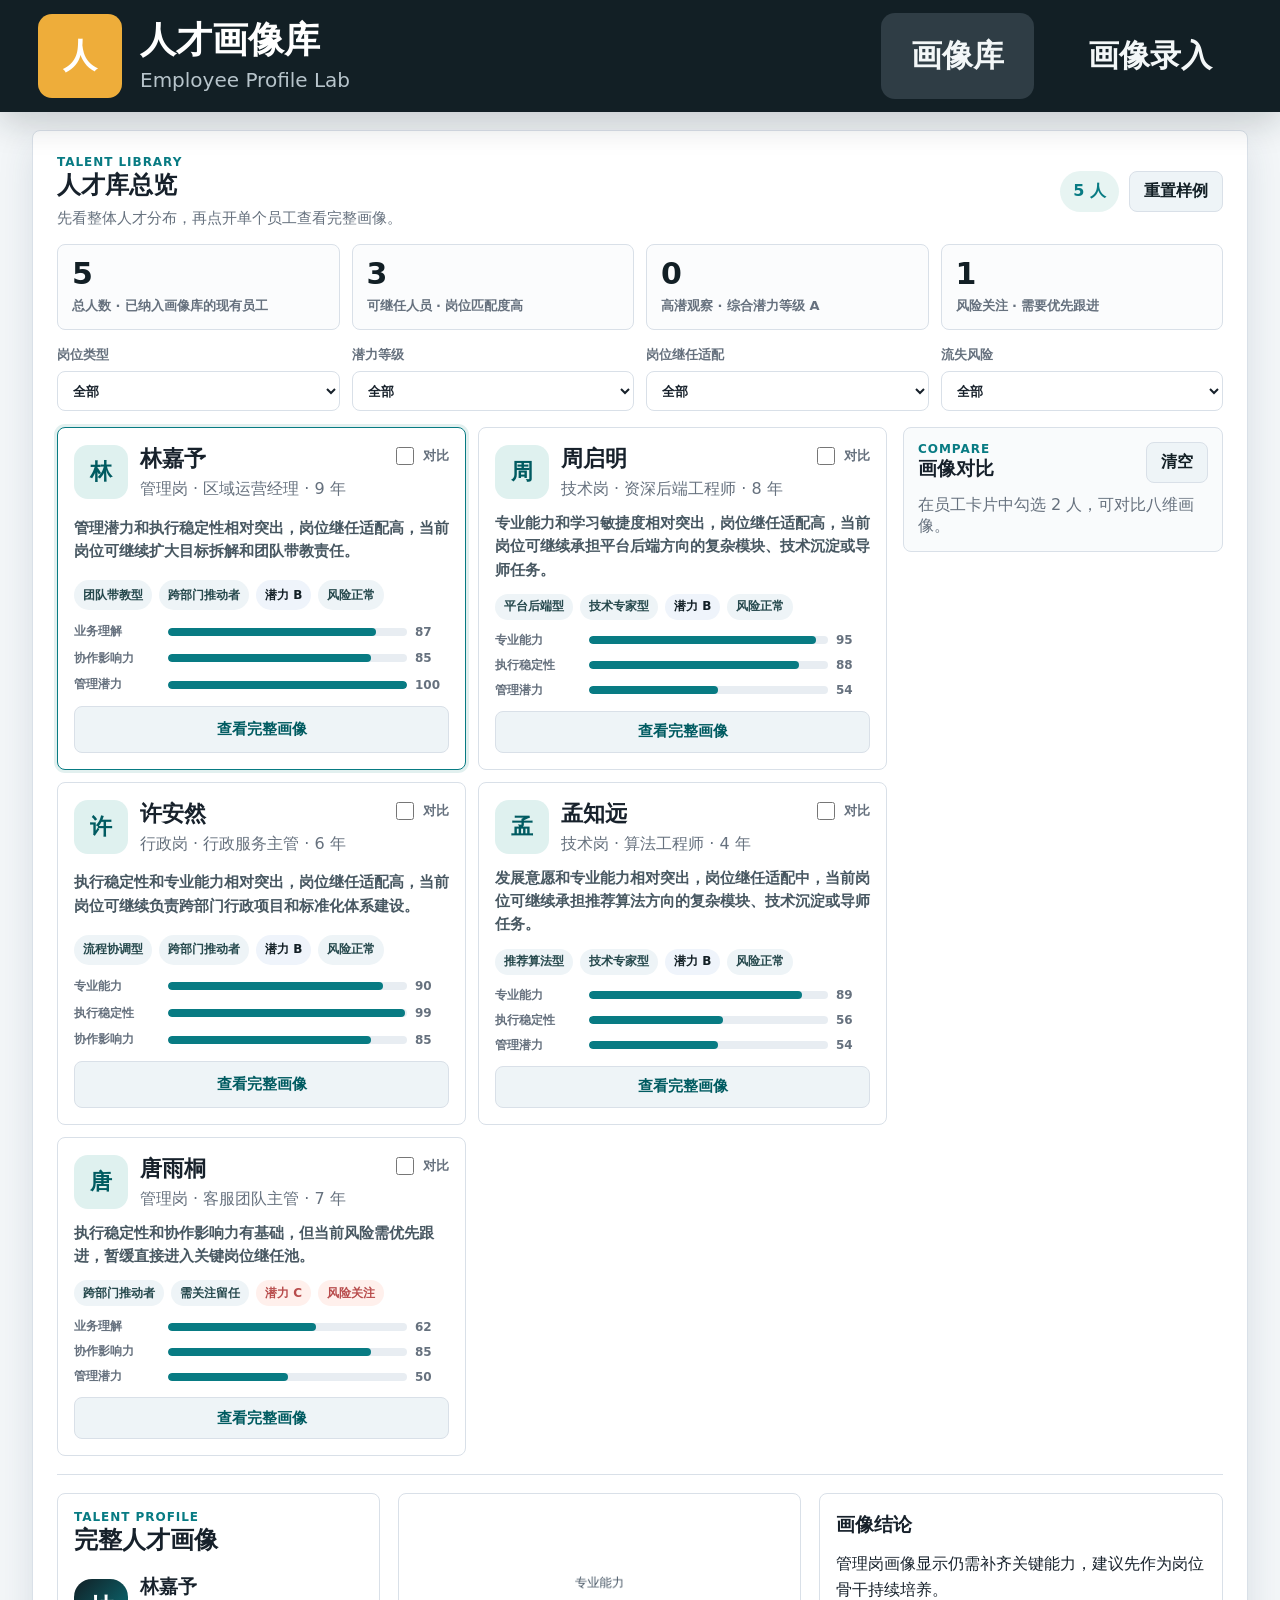
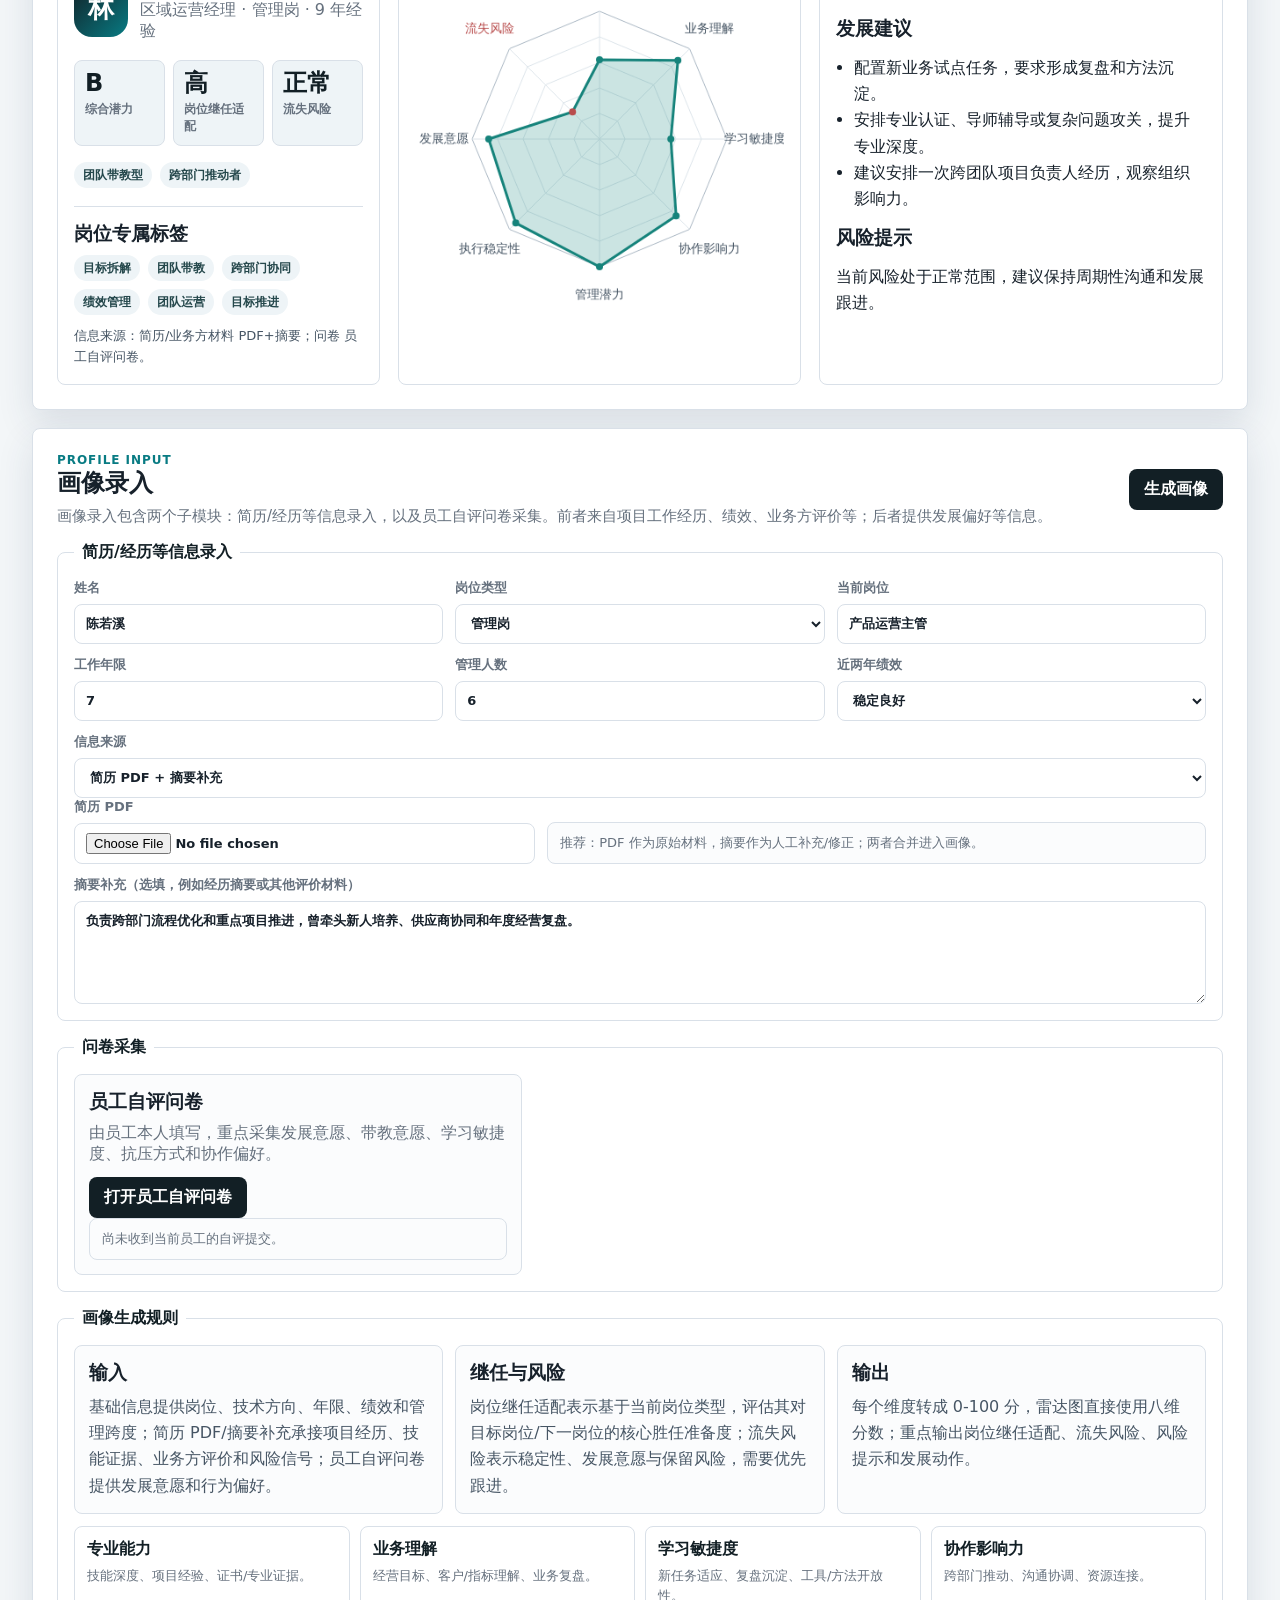
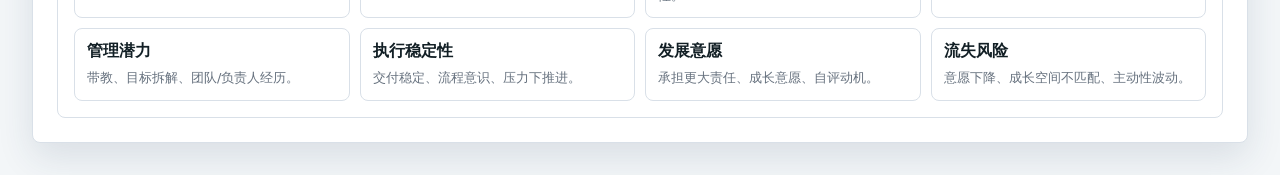
<file: index.html>
<!doctype html>
<html lang="zh-CN">
  <head>
    <meta charset="UTF-8" />
    <meta name="viewport" content="width=device-width, initial-scale=1.0" />
    <title>人才测评与多维画像库 Demo</title>
    <link rel="stylesheet" href="./styles.css?v=20260618-local-deploy" />
  </head>
  <body>
    <header class="app-shell">
      <div class="brand">
        <div class="brand-mark">人</div>
        <div>
          <h1>人才画像库</h1>
          <p>Employee Profile Lab</p>
        </div>
      </div>
      <nav class="app-nav" aria-label="页面导航">
        <a class="nav-link is-active" href="#library">画像库</a>
        <a class="nav-link" href="#assessment">画像录入</a>
      </nav>
    </header>

    <main class="workspace">
      <section class="panel panel--library" id="library" aria-labelledby="library-title">
        <div class="section-head">
          <div>
            <p class="eyebrow">Talent Library</p>
            <h2 id="library-title">人才库总览</h2>
            <p class="section-copy">先看整体人才分布，再点开单个员工查看完整画像。</p>
          </div>
          <div class="section-actions">
            <span class="count-badge" id="employee-count">0 人</span>
            <button class="ghost-button" id="reset-demo" type="button">重置样例</button>
          </div>
        </div>

        <div class="overview-grid" id="overview-grid" aria-label="人才库总览指标"></div>

        <div class="filters" aria-label="人才库筛选">
          <label>
            岗位类型
            <select id="filter-role">
              <option value="全部">全部</option>
              <option value="管理岗">管理岗</option>
              <option value="技术岗">技术岗</option>
              <option value="行政岗">行政岗</option>
            </select>
          </label>
          <label>
            潜力等级
            <select id="filter-potential">
              <option value="全部">全部</option>
              <option value="A">A</option>
              <option value="B">B</option>
              <option value="C">C</option>
            </select>
          </label>
          <label>
            岗位继任适配
            <select id="filter-succession">
              <option value="全部">全部</option>
              <option value="高">高</option>
              <option value="中">中</option>
              <option value="低">低</option>
            </select>
          </label>
          <label>
            流失风险
            <select id="filter-risk">
              <option value="全部">全部</option>
              <option value="关注">关注</option>
              <option value="正常">正常</option>
            </select>
          </label>
        </div>

        <div class="library-layout">
          <div class="employee-list" id="employee-list" aria-label="员工列表"></div>
          <aside class="compare-box" aria-labelledby="compare-title">
            <div class="section-head section-head--compact">
              <div>
                <p class="eyebrow">Compare</p>
                <h3 id="compare-title">画像对比</h3>
              </div>
              <button class="ghost-button" id="clear-compare" type="button">清空</button>
            </div>
            <div id="compare-content" class="compare-content">
              <p class="muted">在员工卡片中勾选 2 人，可对比八维画像。</p>
            </div>
          </aside>
        </div>

        <div class="profile-detail" id="profile" aria-labelledby="profile-title">
          <div class="profile-grid">
            <div class="profile-summary">
              <p class="eyebrow">Talent Profile</p>
              <h2 id="profile-title">完整人才画像</h2>
              <div class="person-head">
                <div class="avatar" id="profile-avatar">林</div>
                <div>
                  <h3 id="profile-name">-</h3>
                  <p id="profile-role" class="muted">-</p>
                </div>
              </div>
              <div class="score-strip">
                <div>
                  <strong id="profile-potential">-</strong>
                  <span>综合潜力</span>
                </div>
                <div>
                  <strong id="profile-succession">-</strong>
                  <span>岗位继任适配</span>
                </div>
                <div>
                  <strong id="profile-risk">-</strong>
                  <span>流失风险</span>
                </div>
              </div>
              <div class="tags" id="profile-tags"></div>
            <div class="manager-note">
              <h3>岗位专属标签</h3>
              <div class="tags" id="profile-role-tags"></div>
              <p class="source-line" id="profile-source-line">-</p>
            </div>
          </div>

            <div class="radar-card">
              <canvas id="radar" width="420" height="420" aria-label="八维人才画像雷达图"></canvas>
            </div>

            <div class="insight-card">
              <h3>画像结论</h3>
              <p id="profile-conclusion">-</p>
              <h3>发展建议</h3>
              <ul id="profile-actions"></ul>
              <h3>风险提示</h3>
              <p id="profile-warning">-</p>
            </div>
          </div>
        </div>
      </section>

      <section class="panel panel--form" id="assessment" aria-labelledby="assessment-title">
        <div class="section-head">
          <div>
            <p class="eyebrow">Profile Input</p>
            <h2 id="assessment-title">画像录入</h2>
            <p class="section-copy">画像录入包含两个子模块：简历/经历等信息录入，以及员工自评问卷采集。前者来自项目工作经历、绩效、业务方评价等；后者提供发展偏好等信息。</p>
          </div>
          <button class="primary-button" id="generate-profile" type="button">生成画像</button>
        </div>

        <form id="assessment-form" class="assessment-form">
          <fieldset>
            <legend>简历/经历等信息录入</legend>
            <div class="form-grid">
              <label>
                姓名
                <input id="input-name" type="text" value="陈若溪" />
              </label>
              <label>
                岗位类型
                <select id="input-role">
                  <option value="管理岗">管理岗</option>
                  <option value="技术岗">技术岗</option>
                  <option value="行政岗">行政岗</option>
                </select>
              </label>
              <label>
                当前岗位
                <input id="input-title" type="text" value="产品运营主管" />
              </label>
              <label id="tech-direction-field" class="is-hidden">
                技术方向
                <select id="input-tech-direction">
                  <option value="平台后端">平台后端</option>
                  <option value="前端/客户端">前端/客户端</option>
                  <option value="NLP 算法">NLP 算法</option>
                  <option value="CV 算法">CV 算法</option>
                  <option value="推荐算法">推荐算法</option>
                  <option value="数据工程">数据工程</option>
                  <option value="DevOps/SRE">DevOps/SRE</option>
                  <option value="安全">安全</option>
                  <option value="测试开发">测试开发</option>
                </select>
              </label>
              <label>
                工作年限
                <input id="input-years" type="number" min="0" max="40" value="7" />
              </label>
              <label>
                管理人数
                <input id="input-team" type="number" min="0" max="200" value="6" />
              </label>
              <label>
                近两年绩效
                <select id="input-performance">
                  <option value="5">连续优秀</option>
                  <option value="4" selected>稳定良好</option>
                  <option value="3">达成预期</option>
                  <option value="2">波动较大</option>
                </select>
              </label>
            </div>
            <label>
              信息来源
              <select id="input-resume-source">
                <option value="PDF+摘要" selected>简历 PDF + 摘要补充</option>
                <option value="PDF">只上传简历 PDF</option>
                <option value="摘要">只填写摘要补充</option>
              </select>
            </label>
            <div class="import-grid" id="resume-file-block">
              <label>
                简历 PDF
                <input id="input-resume-file" type="file" accept=".pdf,.txt" />
              </label>
              <div class="upload-note" id="resume-file-note">可上传 PDF 留档，也可上传 txt 自动带入摘要补充。</div>
            </div>
            <label id="resume-summary-block">
              摘要补充（选填，例如经历摘要或其他评价材料）
              <textarea id="input-resume" rows="4">负责跨部门流程优化和重点项目推进，曾牵头新人培养、供应商协同和年度经营复盘。</textarea>
            </label>
          </fieldset>

          <fieldset>
            <legend>问卷采集</legend>
            <div class="collection-layout">
              <div class="collection-card">
                <h3>员工自评问卷</h3>
                <p class="muted">由员工本人填写，重点采集发展意愿、带教意愿、学习敏捷度、抗压方式和协作偏好。</p>
                <a class="primary-button link-button" href="./questionnaire.html?type=self&v=20260618-local-deploy" target="_blank">打开员工自评问卷</a>
                <p class="status-line" id="self-survey-status">尚未收到当前员工的自评提交。</p>
              </div>
            </div>
          </fieldset>

          <fieldset>
            <legend>画像生成规则</legend>
            <div class="rule-grid">
              <div>
                <h3>输入</h3>
                <p>基础信息提供岗位、技术方向、年限、绩效和管理跨度；简历 PDF/摘要补充承接项目经历、技能证据、业务方评价和风险信号；员工自评问卷提供发展意愿和行为偏好。</p>
              </div>
              <div>
                <h3>继任与风险</h3>
                <p>岗位继任适配表示基于当前岗位类型，评估其对目标岗位/下一岗位的核心胜任准备度；流失风险表示稳定性、发展意愿与保留风险，需要优先跟进。</p>
              </div>
              <div>
                <h3>输出</h3>
                <p>每个维度转成 0-100 分，雷达图直接使用八维分数；重点输出岗位继任适配、流失风险、风险提示和发展动作。</p>
              </div>
            </div>
            <div class="dimension-grid">
              <div><strong>专业能力</strong><span>技能深度、项目经验、证书/专业证据。</span></div>
              <div><strong>业务理解</strong><span>经营目标、客户/指标理解、业务复盘。</span></div>
              <div><strong>学习敏捷度</strong><span>新任务适应、复盘沉淀、工具/方法开放性。</span></div>
              <div><strong>协作影响力</strong><span>跨部门推动、沟通协调、资源连接。</span></div>
              <div><strong>管理潜力</strong><span>带教、目标拆解、团队/负责人经历。</span></div>
              <div><strong>执行稳定性</strong><span>交付稳定、流程意识、压力下推进。</span></div>
              <div><strong>发展意愿</strong><span>承担更大责任、成长意愿、自评动机。</span></div>
              <div><strong>流失风险</strong><span>意愿下降、成长空间不匹配、主动性波动。</span></div>
            </div>
          </fieldset>
        </form>
      </section>
    </main>

    <script src="./app.js?v=20260618-local-deploy"></script>
  </body>
</html>
</file>
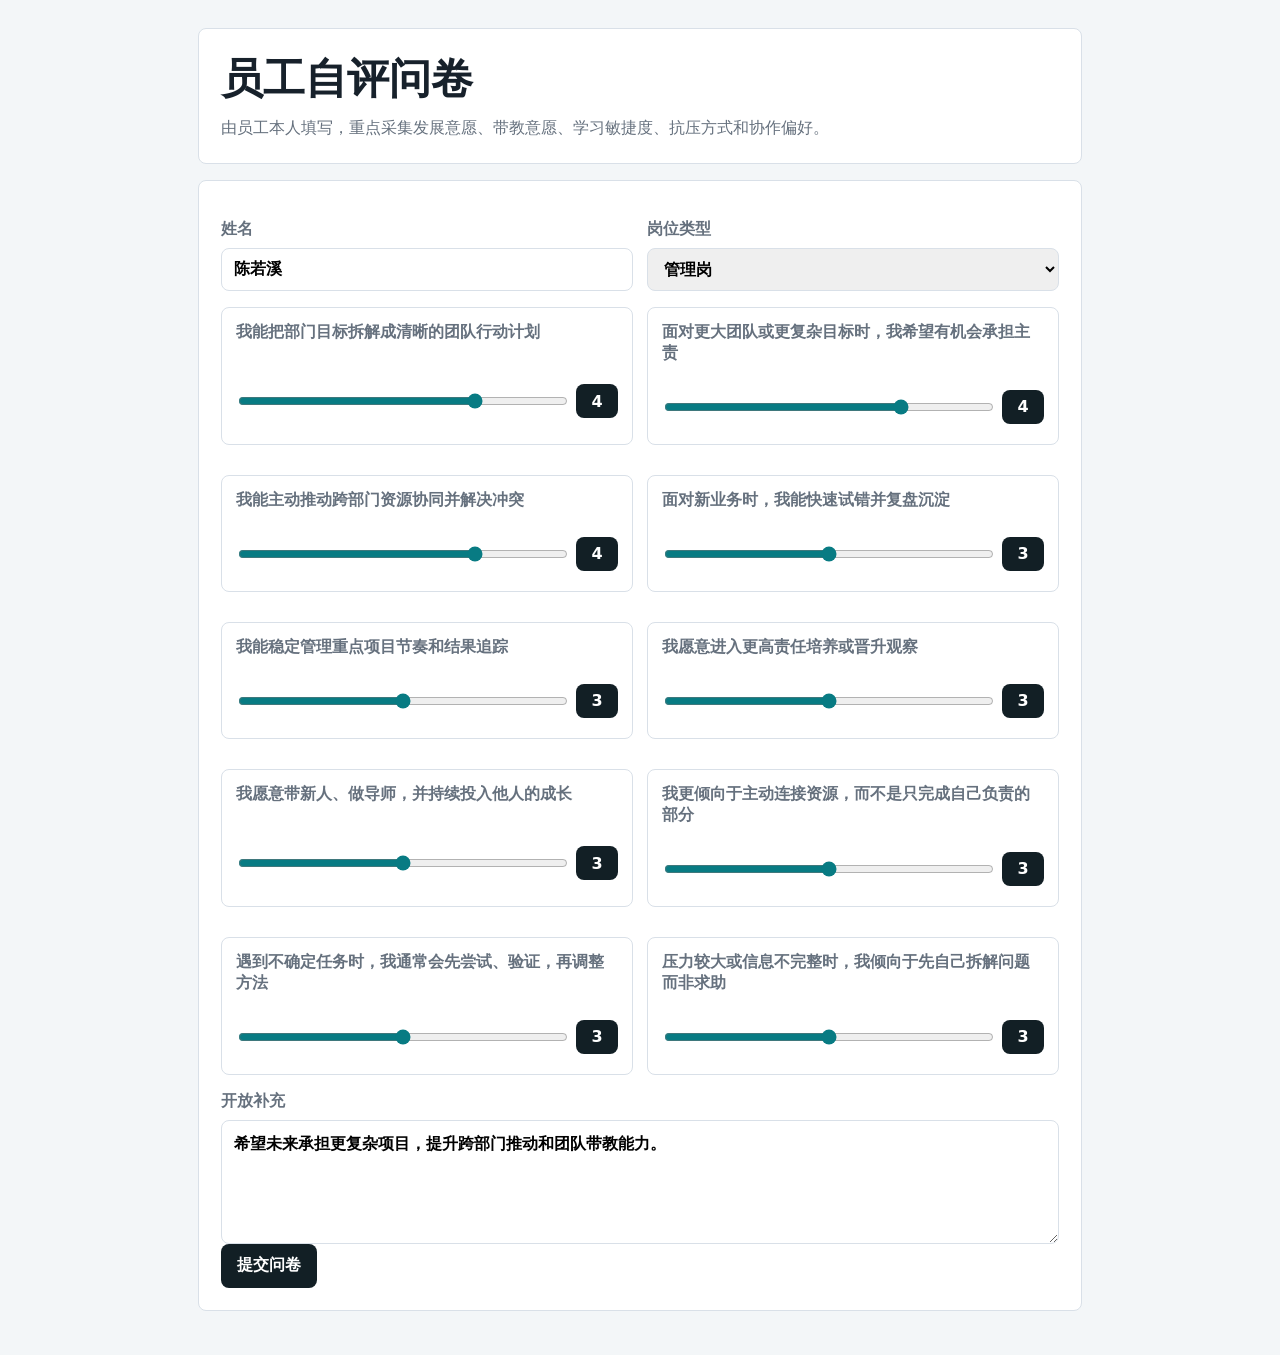
<file: questionnaire.html>
<!doctype html>
<html lang="zh-CN">
  <head>
    <meta charset="UTF-8" />
    <meta name="viewport" content="width=device-width, initial-scale=1.0" />
    <title>人才画像问卷</title>
    <style>
      :root {
        --ink: #17212b;
        --muted: #66717e;
        --line: #d9e0e8;
        --teal: #087b83;
        --navy: #121f25;
        --page: #f3f6f8;
      }

      * {
        box-sizing: border-box;
      }

      body {
        margin: 0;
        background: var(--page);
        color: var(--ink);
        font-family: "PingFang SC", "Microsoft YaHei", system-ui, sans-serif;
      }

      main {
        max-width: 920px;
        margin: 0 auto;
        padding: 28px 18px;
      }

      header,
      form,
      .result {
        border: 1px solid var(--line);
        border-radius: 8px;
        background: #fff;
        padding: 22px;
        margin-bottom: 16px;
      }

      h1,
      h2,
      p {
        margin: 0;
      }

      h1 {
        font-size: clamp(28px, 5vw, 42px);
      }

      header p,
      .muted {
        margin-top: 8px;
        color: var(--muted);
        line-height: 1.6;
      }

      label {
        display: grid;
        gap: 8px;
        margin-top: 16px;
        color: var(--muted);
        font-weight: 800;
      }

      input,
      select,
      textarea {
        width: 100%;
        min-height: 42px;
        border: 1px solid var(--line);
        border-radius: 8px;
        padding: 10px 12px;
        font: inherit;
      }

      .grid {
        display: grid;
        grid-template-columns: repeat(2, minmax(0, 1fr));
        gap: 14px;
      }

      .question {
        border: 1px solid var(--line);
        border-radius: 8px;
        padding: 14px;
      }

      .range-line {
        display: grid;
        grid-template-columns: 1fr 42px;
        gap: 10px;
        align-items: center;
        margin-top: 12px;
      }

      input[type="range"] {
        accent-color: var(--teal);
      }

      b {
        display: grid;
        place-items: center;
        min-height: 34px;
        border-radius: 8px;
        background: var(--navy);
        color: #fff;
      }

      button {
        min-height: 44px;
        border: 0;
        border-radius: 8px;
        background: var(--navy);
        color: #fff;
        padding: 10px 16px;
        font: inherit;
        font-weight: 900;
        cursor: pointer;
      }

      textarea {
        resize: vertical;
        line-height: 1.6;
      }

      .submit-status {
        display: none;
        border: 1px solid #b9ddd8;
        border-radius: 8px;
        background: #edf8f6;
        color: #075f64;
        padding: 12px 14px;
        margin-top: 14px;
        font-weight: 800;
        line-height: 1.6;
      }

      .submit-status.is-visible {
        display: block;
      }

      @media (max-width: 720px) {
        .grid {
          grid-template-columns: 1fr;
        }
      }
    </style>
  </head>
  <body>
    <main>
      <header>
        <h1 id="page-title">员工自评问卷</h1>
        <p id="subtitle">由员工本人填写，重点采集发展意愿、学习敏捷度、协作偏好和自我能力判断。</p>
      </header>

      <form id="survey-form">
        <div class="grid">
          <label>
            姓名
            <input id="name" value="陈若溪" />
          </label>
          <label>
            岗位类型
            <select id="role">
              <option>管理岗</option>
              <option>技术岗</option>
              <option>行政岗</option>
            </select>
          </label>
        </div>

        <div class="grid" id="questions"></div>
        <label>
          开放补充
          <textarea id="open-comment" rows="4">希望未来承担更复杂项目，提升跨部门推动和团队带教能力。</textarea>
        </label>
        <button type="submit">提交问卷</button>
        <p class="submit-status" id="submit-status"></p>
      </form>
    </main>

    <script>
      const selfBanks = {
        管理岗: [
          ["业务理解", "我能把部门目标拆解成清晰的团队行动计划"],
          ["管理潜力", "面对更大团队或更复杂目标时，我希望有机会承担主责"],
          ["协作影响力", "我能主动推动跨部门资源协同并解决冲突"],
          ["学习敏捷度", "面对新业务时，我能快速试错并复盘沉淀"],
          ["执行稳定性", "我能稳定管理重点项目节奏和结果追踪"],
          ["发展意愿", "我愿意进入更高责任培养或晋升观察"],
          ["管理潜力", "我愿意带新人、做导师，并持续投入他人的成长"],
          ["协作影响力", "我更倾向于主动连接资源，而不是只完成自己负责的部分"],
          ["学习敏捷度", "遇到不确定任务时，我通常会先尝试、验证，再调整方法"],
          ["执行稳定性", "压力较大或信息不完整时，我倾向于先自己拆解问题而非求助"],
        ],
        技术岗: [
          ["专业能力", "我能独立解决复杂技术问题并形成方案"],
          ["学习敏捷度", "我能快速掌握新技术并用于实际项目"],
          ["业务理解", "我理解技术方案对业务指标和用户体验的影响"],
          ["协作影响力", "我愿意通过文档、评审和辅导影响团队质量"],
          ["执行稳定性", "我在关键交付中的质量、进度和风险控制稳定"],
          ["发展意愿", "我愿意承担技术攻坚、技术负责人或导师角色"],
          ["协作影响力", "我愿意带新人、做技术辅导，并把经验沉淀给团队"],
          ["学习敏捷度", "我对新工具、新框架或新技术方向保持好奇并愿意试用"],
          ["执行稳定性", "面对线上问题或紧急交付时，我倾向于先定位关键风险，再拉齐相关人协同解决"],
          ["发展意愿", "相比只完成分配任务，我更愿意主动寻找可以改进的技术问题"],
        ],
        行政岗: [
          ["执行稳定性", "我能长期稳定维护流程、资产和服务响应"],
          ["协作影响力", "我能协调多方需求并保障员工服务体验"],
          ["业务理解", "我理解行政支持对组织效率和成本的影响"],
          ["专业能力", "我熟悉制度、供应商、预算或办公空间管理"],
          ["学习敏捷度", "我能持续优化流程并引入更高效工具"],
          ["发展意愿", "我愿意承担更大范围的组织支持职责"],
          ["协作影响力", "我愿意主动帮助新人熟悉流程和组织规则"],
          ["执行稳定性", "面对临时需求或突发事件时，我倾向于先梳理优先级，再协调资源处理"],
          ["学习敏捷度", "我愿意尝试新工具来提升流程效率和服务体验"],
          ["发展意愿", "我愿意从日常支持延伸到项目统筹或流程建设"],
        ],
      };

      const questionnaireType = "self";
      const activeBanks = selfBanks;
      const role = document.querySelector("#role");
      const questions = document.querySelector("#questions");
      const submitStatus = document.querySelector("#submit-status");

      function applyMode() {
        document.querySelector("#page-title").textContent = "员工自评问卷";
        document.querySelector("#subtitle").textContent =
          "由员工本人填写，重点采集发展意愿、带教意愿、学习敏捷度、抗压方式和协作偏好。";
        document.querySelector("#open-comment").value =
          "希望未来承担更复杂项目，提升跨部门推动和团队带教能力。";
      }

      function renderQuestions() {
        questions.innerHTML = activeBanks[role.value]
          .map(
            ([dimension, text], index) => `
              <label class="question">
                ${text}
                <div class="range-line">
                  <input type="range" min="1" max="5" value="${index < 3 ? 4 : 3}" data-dimension="${dimension}" />
                  <b>${index < 3 ? 4 : 3}</b>
                </div>
              </label>
            `,
          )
          .join("");
        questions.querySelectorAll("input").forEach((input) => {
          input.addEventListener("input", () => {
            input.nextElementSibling.textContent = input.value;
          });
        });
      }

      function collectAnswers() {
        const buckets = {};
        questions.querySelectorAll("input").forEach((input) => {
          const dimension = input.dataset.dimension;
          buckets[dimension] = buckets[dimension] || [];
          buckets[dimension].push(Number(input.value));
        });
        return Object.fromEntries(
          Object.entries(buckets).map(([dimension, values]) => [
            dimension,
            Math.round(values.reduce((sum, value) => sum + value, 0) / values.length),
          ]),
        );
      }

      function submitSurvey() {
        const payload = {
          type: questionnaireType,
          typeLabel: "员工自评",
          name: document.querySelector("#name").value.trim() || "未命名员工",
          role: role.value,
          answers: collectAnswers(),
          comment: document.querySelector("#open-comment").value.trim(),
          submittedAt: new Date().toISOString(),
        };
        const key = "talentProfileSurveySubmissions";
        const submissions = JSON.parse(localStorage.getItem(key) || "[]");
        const next = [
          payload,
          ...submissions.filter(
            (item) => !(item.type === payload.type && item.name === payload.name && item.role === payload.role),
          ),
        ].slice(0, 50);
        localStorage.setItem(key, JSON.stringify(next));
        if (window.opener) {
          const targetOrigin = window.location.origin === "null" ? "*" : window.location.origin;
          window.opener.postMessage({ source: "talent-profile-survey", payload }, targetOrigin);
        }
        submitStatus.textContent = `已提交${payload.typeLabel}：${payload.name}（${payload.role}）。主页面会自动更新问卷状态并用于生成画像。`;
        submitStatus.classList.add("is-visible");
      }

      role.addEventListener("change", () => {
        renderQuestions();
      });
      document.querySelector("#survey-form").addEventListener("submit", (event) => {
        event.preventDefault();
        submitSurvey();
      });
      applyMode();
      renderQuestions();
    </script>
  </body>
</html>
</file>
<file: styles.css>
:root {
  color-scheme: light;
  --ink: #17212b;
  --muted: #66717e;
  --line: #d9e0e8;
  --panel: #ffffff;
  --page: #f3f6f8;
  --soft: #eef4f7;
  --navy: #121f25;
  --slate: #2f3d45;
  --teal: #087b83;
  --green: #3f7f4c;
  --amber: #b9791e;
  --red: #b84c4c;
  --shadow: 0 14px 36px rgba(31, 58, 91, 0.12);
}

* {
  box-sizing: border-box;
}

body {
  margin: 0;
  min-width: 320px;
  background: var(--page);
  color: var(--ink);
  font-family:
    Inter, "PingFang SC", "Microsoft YaHei", system-ui, -apple-system,
    BlinkMacSystemFont, "Segoe UI", sans-serif;
  letter-spacing: 0;
}

html {
  scroll-behavior: smooth;
  scroll-padding-top: 116px;
}

button,
input,
select,
textarea {
  font: inherit;
}

button {
  cursor: pointer;
}

.app-shell {
  position: sticky;
  top: 0;
  z-index: 20;
  display: flex;
  align-items: center;
  justify-content: space-between;
  gap: 28px;
  min-height: 112px;
  padding: 10px clamp(18px, 4vw, 38px);
  background: var(--navy);
  color: #fff;
  box-shadow: 0 12px 30px rgba(18, 31, 37, 0.18);
}

.brand {
  display: flex;
  align-items: center;
  gap: 18px;
  min-width: 360px;
}

.brand-mark {
  display: grid;
  place-items: center;
  width: 84px;
  height: 84px;
  border-radius: 14px;
  background: #eead3a;
  color: #fff;
  font-size: 34px;
  font-weight: 900;
}

.brand h1,
.panel h2,
.panel h3,
p {
  margin: 0;
}

.brand h1 {
  font-size: clamp(25px, 3vw, 36px);
  line-height: 1.1;
}

.brand p {
  margin-top: 8px;
  color: #b7c4cb;
  font-size: 20px;
}

.app-nav {
  display: flex;
  align-items: center;
  gap: 24px;
}

.nav-link {
  border-radius: 14px;
  padding: 22px 30px;
  color: #f3f7f8;
  font-size: clamp(20px, 2.4vw, 31px);
  font-weight: 900;
  text-decoration: none;
  white-space: nowrap;
}

.nav-link:hover,
.nav-link.is-active {
  background: var(--slate);
}

.workspace {
  display: grid;
  gap: 18px;
  padding: 18px clamp(14px, 3vw, 32px) 32px;
}

.panel {
  background: var(--panel);
  border: 1px solid var(--line);
  border-radius: 8px;
  box-shadow: var(--shadow);
  padding: clamp(16px, 2.4vw, 24px);
}

.section-head {
  display: flex;
  align-items: center;
  justify-content: space-between;
  gap: 14px;
  margin-bottom: 16px;
}

.section-actions {
  display: flex;
  flex-wrap: wrap;
  justify-content: flex-end;
  gap: 10px;
}

.section-head--compact {
  align-items: flex-start;
  margin-bottom: 12px;
}

.eyebrow {
  color: var(--teal);
  font-size: 12px;
  font-weight: 800;
  letter-spacing: 0.08em;
  text-transform: uppercase;
}

.section-copy {
  margin-top: 8px;
  color: var(--muted);
  font-size: 15px;
}

.muted {
  color: var(--muted);
}

.primary-button,
.ghost-button {
  border-radius: 8px;
  border: 1px solid transparent;
  min-height: 40px;
  padding: 9px 14px;
  font-weight: 700;
}

.link-button {
  display: inline-flex;
  align-items: center;
  justify-content: center;
  margin-top: 12px;
  text-decoration: none;
}

.is-hidden {
  display: none !important;
}

.primary-button {
  background: var(--navy);
  color: #fff;
}

.primary-button:hover {
  background: #152f4d;
}

.ghost-button {
  background: var(--soft);
  color: var(--navy);
  border-color: var(--line);
}

.count-badge {
  display: inline-flex;
  align-items: center;
  min-height: 40px;
  border-radius: 999px;
  background: #e7f4f2;
  color: var(--teal);
  padding: 8px 13px;
  font-weight: 900;
}

.overview-grid {
  display: grid;
  grid-template-columns: repeat(4, minmax(150px, 1fr));
  gap: 12px;
  margin-bottom: 16px;
}

.overview-item {
  border: 1px solid var(--line);
  border-radius: 8px;
  background: #fbfcfd;
  padding: 14px;
}

.overview-item strong {
  display: block;
  color: var(--navy);
  font-size: 30px;
  line-height: 1;
}

.overview-item span {
  display: block;
  margin-top: 8px;
  color: var(--muted);
  font-size: 13px;
  font-weight: 800;
}

.filters {
  display: grid;
  grid-template-columns: repeat(4, minmax(140px, 1fr));
  gap: 12px;
  margin-bottom: 16px;
}

label {
  display: grid;
  gap: 7px;
  color: var(--muted);
  font-size: 13px;
  font-weight: 700;
}

input,
select,
textarea {
  width: 100%;
  min-height: 40px;
  border: 1px solid var(--line);
  border-radius: 8px;
  background: #fff;
  color: var(--ink);
  padding: 9px 11px;
  outline: none;
}

textarea {
  resize: vertical;
  line-height: 1.6;
}

input:focus,
select:focus,
textarea:focus {
  border-color: var(--teal);
  box-shadow: 0 0 0 3px rgba(22, 131, 123, 0.13);
}

.library-layout {
  display: grid;
  grid-template-columns: minmax(0, 1fr) 320px;
  gap: 16px;
}

.employee-list {
  display: grid;
  grid-template-columns: repeat(auto-fit, minmax(360px, 1fr));
  gap: 12px;
}

.employee-card {
  position: relative;
  display: grid;
  gap: 12px;
  border: 1px solid var(--line);
  border-radius: 8px;
  background: #fff;
  padding: 16px;
  text-align: left;
}

.employee-card.is-active {
  border-color: var(--teal);
  box-shadow: 0 0 0 3px rgba(22, 131, 123, 0.12);
}

.employee-card__top {
  display: flex;
  align-items: flex-start;
  justify-content: space-between;
  gap: 12px;
}

.employee-card h3 {
  font-size: 22px;
  margin-bottom: 5px;
}

.employee-identity {
  display: flex;
  gap: 12px;
  align-items: center;
}

.employee-avatar {
  display: grid;
  flex: 0 0 auto;
  place-items: center;
  width: 54px;
  height: 54px;
  border-radius: 14px;
  background: #dff1ef;
  color: #005b61;
  font-size: 22px;
  font-weight: 900;
}

.employee-summary {
  color: #485862;
  font-size: 15px;
  font-weight: 800;
  line-height: 1.55;
}

.mini-meta {
  display: flex;
  flex-wrap: wrap;
  gap: 7px;
}

.pill {
  display: inline-flex;
  align-items: center;
  min-height: 26px;
  border-radius: 999px;
  padding: 4px 9px;
  background: var(--soft);
  color: #25484c;
  font-size: 12px;
  font-weight: 800;
}

.pill--a {
  background: #e9f5ef;
  color: var(--green);
}

.pill--b {
  background: #eff4fb;
  color: var(--navy);
}

.pill--c,
.pill--risk {
  background: #fff0ec;
  color: var(--red);
}

.compare-check {
  display: inline-flex;
  align-items: center;
  gap: 6px;
  color: var(--muted);
  white-space: nowrap;
}

.compare-check input {
  width: 18px;
  min-height: 18px;
}

.bar-list {
  display: grid;
  gap: 8px;
}

.bar-row {
  display: grid;
  grid-template-columns: 86px 1fr 34px;
  gap: 8px;
  align-items: center;
  color: var(--muted);
  font-size: 12px;
  font-weight: 800;
}

.bar-track {
  overflow: hidden;
  height: 8px;
  border-radius: 999px;
  background: #e8edf2;
}

.bar-fill {
  display: block;
  height: 100%;
  border-radius: inherit;
  background: var(--teal);
}

.card-main {
  width: 100%;
  min-height: 42px;
  border-radius: 8px;
  color: #005b61;
  font-size: 15px;
}

.compare-box {
  align-self: start;
  border: 1px solid var(--line);
  border-radius: 8px;
  background: #f9fbfc;
  padding: 14px;
}

.compare-content {
  display: grid;
  gap: 12px;
}

.compare-table {
  width: 100%;
  border-collapse: collapse;
  font-size: 13px;
}

.compare-table th,
.compare-table td {
  border-bottom: 1px solid var(--line);
  padding: 8px 4px;
  text-align: left;
}

.profile-grid {
  display: grid;
  grid-template-columns: minmax(240px, 0.8fr) minmax(260px, 1fr) minmax(260px, 1fr);
  gap: 18px;
  align-items: stretch;
}

.profile-detail {
  margin-top: 18px;
  border-top: 1px solid var(--line);
  padding-top: 18px;
}

.profile-summary,
.radar-card,
.insight-card {
  border: 1px solid var(--line);
  border-radius: 8px;
  padding: 16px;
  background: #fff;
}

.person-head {
  display: flex;
  gap: 12px;
  align-items: center;
  margin: 18px 0;
}

.avatar {
  display: grid;
  place-items: center;
  width: 58px;
  height: 58px;
  border-radius: 18px;
  background: linear-gradient(135deg, var(--navy), var(--teal));
  color: #fff;
  font-size: 26px;
  font-weight: 900;
}

.score-strip {
  display: grid;
  grid-template-columns: repeat(3, 1fr);
  gap: 8px;
  margin: 16px 0;
}

.score-strip div {
  border: 1px solid var(--line);
  border-radius: 8px;
  padding: 10px;
  background: var(--soft);
}

.score-strip strong {
  display: block;
  color: var(--navy);
  font-size: 24px;
  line-height: 1;
}

.score-strip span {
  display: block;
  margin-top: 6px;
  color: var(--muted);
  font-size: 12px;
  font-weight: 800;
}

.tags {
  display: flex;
  flex-wrap: wrap;
  gap: 8px;
}

.manager-note {
  margin-top: 18px;
  border-top: 1px solid var(--line);
  padding-top: 14px;
}

.manager-note h3 {
  margin-bottom: 8px;
}

.manager-note p {
  color: #465564;
  line-height: 1.65;
}

.source-line {
  margin-top: 10px;
  font-size: 13px;
}

.radar-card {
  display: grid;
  place-items: center;
  min-height: 310px;
}

#radar {
  width: min(100%, 420px);
  height: auto;
}

.insight-card {
  display: grid;
  align-content: start;
  gap: 10px;
  line-height: 1.65;
}

.insight-card ul {
  margin: 0;
  padding-left: 18px;
}

fieldset {
  border: 1px solid var(--line);
  border-radius: 8px;
  margin: 0;
  padding: 16px;
}

legend {
  padding: 0 8px;
  color: var(--navy);
  font-weight: 900;
}

.assessment-form {
  display: grid;
  gap: 16px;
}

.form-grid,
.question-grid {
  display: grid;
  grid-template-columns: repeat(3, minmax(0, 1fr));
  gap: 12px;
  margin-bottom: 12px;
}

.import-grid,
.collection-layout,
.rule-grid {
  display: grid;
  gap: 12px;
}

.source-select {
  margin-bottom: 12px;
}

.import-grid {
  grid-template-columns: minmax(220px, 0.7fr) minmax(220px, 1fr);
  align-items: end;
  margin-bottom: 12px;
}

.upload-note,
.status-line {
  border: 1px solid var(--line);
  border-radius: 8px;
  background: #fbfcfd;
  color: var(--muted);
  padding: 10px 12px;
  font-size: 13px;
  line-height: 1.5;
}

.collection-layout {
  grid-template-columns: minmax(260px, 0.8fr) minmax(320px, 1.2fr);
}

.collection-card,
.rule-grid > div {
  border: 1px solid var(--line);
  border-radius: 8px;
  background: #fbfcfd;
  padding: 14px;
}

.collection-card h3,
.rule-grid h3 {
  margin-bottom: 8px;
}

.collection-card label {
  margin-top: 12px;
}

.inline-actions {
  display: flex;
  flex-wrap: wrap;
  gap: 10px;
  margin: 10px 0;
}

.rule-grid {
  grid-template-columns: repeat(3, minmax(0, 1fr));
}

.rule-grid p {
  color: #465564;
  line-height: 1.65;
}

.dimension-grid {
  display: grid;
  grid-template-columns: repeat(4, minmax(0, 1fr));
  gap: 10px;
  margin-top: 12px;
}

.dimension-grid div {
  border: 1px solid var(--line);
  border-radius: 8px;
  background: #fff;
  padding: 12px;
}

.dimension-grid strong,
.dimension-grid span {
  display: block;
}

.dimension-grid strong {
  color: var(--navy);
  margin-bottom: 6px;
}

.dimension-grid span {
  color: var(--muted);
  font-size: 13px;
  line-height: 1.5;
}

.question {
  border: 1px solid var(--line);
  border-radius: 8px;
  padding: 12px;
  background: #fbfcfd;
}

.question span {
  display: block;
  min-height: 44px;
  color: var(--ink);
  font-size: 14px;
  font-weight: 800;
  line-height: 1.45;
}

.range-line {
  display: grid;
  grid-template-columns: 1fr 34px;
  gap: 8px;
  align-items: center;
  margin-top: 10px;
}

input[type="range"] {
  padding: 0;
  accent-color: var(--teal);
}

.range-value {
  display: grid;
  place-items: center;
  min-height: 30px;
  border-radius: 8px;
  background: var(--navy);
  color: #fff;
  font-weight: 900;
}

@media (max-width: 1120px) {
  .library-layout,
  .profile-grid {
    grid-template-columns: 1fr;
  }

  .employee-list {
    grid-template-columns: repeat(auto-fit, minmax(320px, 1fr));
  }
}

@media (max-width: 820px) {
  .app-shell,
  .section-head {
    align-items: flex-start;
    flex-direction: column;
  }

  .brand {
    min-width: 0;
  }

  .brand-mark {
    width: 58px;
    height: 58px;
    font-size: 24px;
  }

  .brand p {
    font-size: 16px;
  }

  .app-nav {
    width: 100%;
    gap: 8px;
    overflow-x: auto;
  }

  .nav-link {
    padding: 13px 16px;
    font-size: 18px;
  }

  .filters,
  .overview-grid,
  .import-grid,
  .collection-layout,
  .rule-grid,
  .dimension-grid,
  .form-grid,
  .question-grid {
    grid-template-columns: 1fr;
  }

  .score-strip {
    grid-template-columns: 1fr;
  }
}

@media (max-width: 480px) {
  .panel {
    padding: 14px;
  }

  .employee-card__top,
  .employee-identity,
  .compare-check {
    align-items: flex-start;
    flex-direction: column;
  }

  .bar-row {
    grid-template-columns: 86px 1fr 32px;
    font-size: 14px;
  }

  .employee-summary {
    font-size: 18px;
  }
}
</file>
